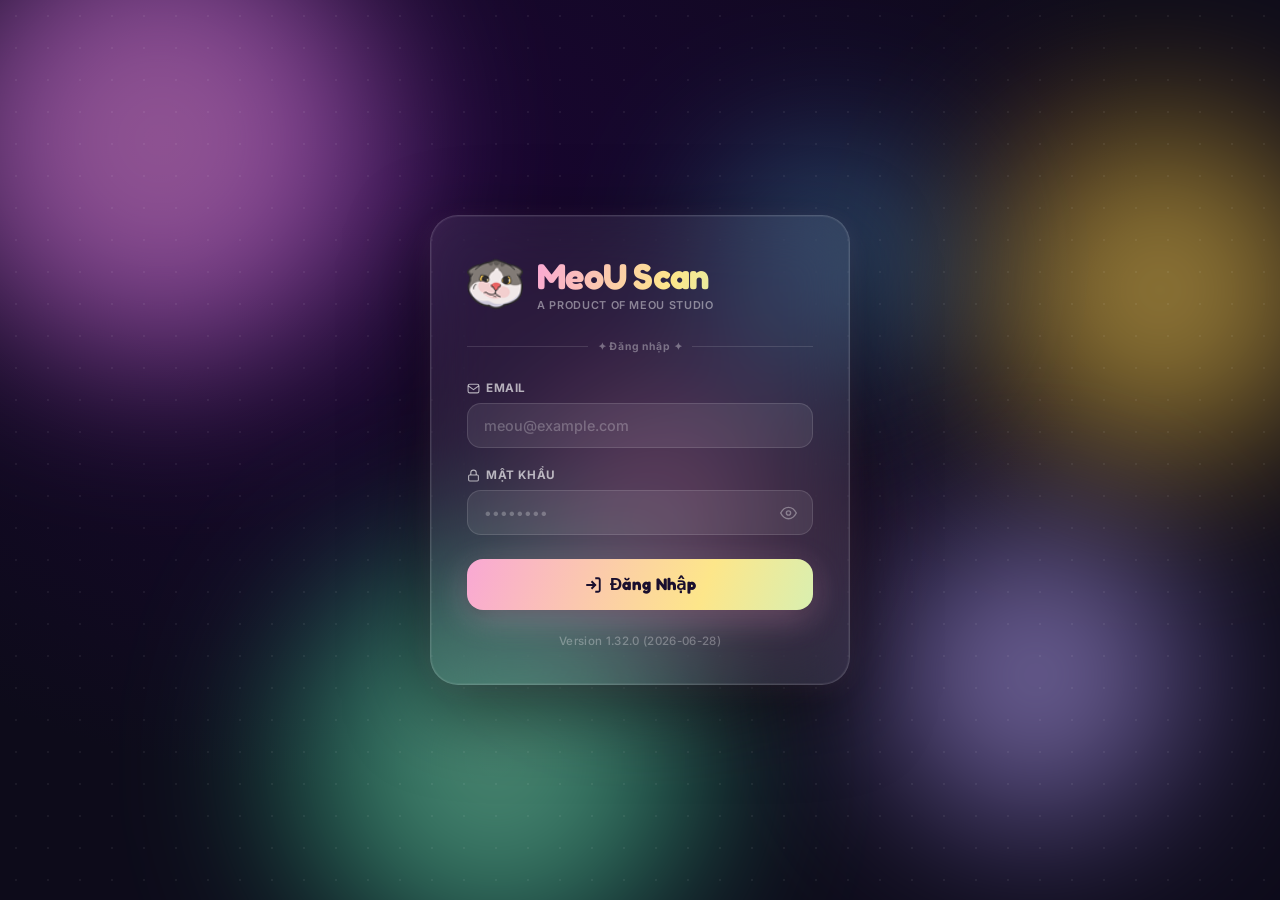
<file: templates/login.html>
<!DOCTYPE html>
<html lang="vi">
<head>
  <meta charset="UTF-8">
  <meta name="viewport" content="width=device-width, initial-scale=1.0">
  <title>MeoU Scan — Đăng Nhập</title>
  <meta name="description" content="Đăng nhập vào MeoU Scan — Công cụ phát hiện giỏ hàng YouTube Shopping.">
  <link rel="icon" type="image/png" sizes="16x16" href="/static/icons/icon16.png">
  <link href="https://fonts.googleapis.com/css2?family=Fredoka:wdth,wght@75..125,300..700&family=Inter:wght@400;500;600;700&display=swap" rel="stylesheet">
  <link rel="stylesheet" href="/static/css/login.css">
</head>
<body>

  <!-- Animated orb background -->
  <div class="bg-scene" aria-hidden="true">
    <div class="orb orb-1"></div>
    <div class="orb orb-2"></div>
    <div class="orb orb-3"></div>
    <div class="orb orb-4"></div>
    <div class="orb orb-5"></div>
    <div class="orb orb-6"></div>
    <div class="grid-overlay"></div>
  </div>

  <!-- Login card -->
  <main class="stage">
    <div class="card" id="loginCard">

      <!-- Logo + Brand -->
      <div class="brand">
        <div class="logo-wrap">
          <img src="/static/icons/icon64.png" alt="MeoU Logo" class="logo-img">
        </div>
        <div class="brand-text">
          <h1 class="brand-title">MeoU Scan</h1>
          <p class="brand-sub">A Product of MeoU Studio</p>
        </div>
      </div>

      <!-- Divider -->
      <div class="card-divider">
        <span class="divider-line"></span>
        <span class="divider-label">✦ Đăng nhập ✦</span>
        <span class="divider-line"></span>
      </div>

      <!-- Form -->
      <form id="loginForm" autocomplete="off" novalidate>

        <div class="field-group" id="fieldEmail">
          <label for="email" class="field-label">
            <svg viewBox="0 0 24 24" fill="none" stroke="currentColor" stroke-width="2"><rect x="2" y="4" width="20" height="16" rx="3"/><path d="m2 7 10 7 10-7"/></svg>
            Email
          </label>
          <div class="field-wrap">
            <input type="email" id="email" name="email" class="field-inp" placeholder="meou@example.com" required autocomplete="email">
            <span class="field-focus-ring"></span>
          </div>
        </div>

        <div class="field-group" id="fieldPassword">
          <label for="password" class="field-label">
            <svg viewBox="0 0 24 24" fill="none" stroke="currentColor" stroke-width="2"><rect x="3" y="11" width="18" height="11" rx="2"/><path d="M7 11V7a5 5 0 0 1 10 0v4"/></svg>
            Mật khẩu
          </label>
          <div class="field-wrap">
            <input type="password" id="password" name="password" class="field-inp" placeholder="••••••••" required autocomplete="current-password">
            <button type="button" class="eye-btn" id="eyeBtn" aria-label="Hiện/Ẩn mật khẩu">
              <svg id="eyeOpen" viewBox="0 0 24 24" fill="none" stroke="currentColor" stroke-width="2"><path d="M1 12s4-8 11-8 11 8 11 8-4 8-11 8-11-8-11-8z"/><circle cx="12" cy="12" r="3"/></svg>
              <svg id="eyeClosed" viewBox="0 0 24 24" fill="none" stroke="currentColor" stroke-width="2" class="hidden"><path d="M17.94 17.94A10.07 10.07 0 0 1 12 20c-7 0-11-8-11-8a18.45 18.45 0 0 1 5.06-5.94M9.9 4.24A9.12 9.12 0 0 1 12 4c7 0 11 8 11 8a18.5 18.5 0 0 1-2.16 3.19m-6.72-1.07a3 3 0 1 1-4.24-4.24"/><line x1="1" y1="1" x2="23" y2="23"/></svg>
            </button>
            <span class="field-focus-ring"></span>
          </div>
        </div>

        <!-- Error message -->
        <div class="error-box" id="errorBox">
          <svg viewBox="0 0 24 24" fill="none" stroke="currentColor" stroke-width="2"><circle cx="12" cy="12" r="10"/><line x1="12" y1="8" x2="12" y2="12"/><line x1="12" y1="16" x2="12.01" y2="16"/></svg>
          <span id="errorText">Email hoặc mật khẩu sai!</span>
        </div>

        <!-- Submit -->
        <button type="submit" class="submit-btn" id="submitBtn">
          <span class="btn-content" id="btnContent">
            <svg class="btn-ico" viewBox="0 0 24 24" fill="none" stroke="currentColor" stroke-width="2.5"><path d="M15 3h4a2 2 0 0 1 2 2v14a2 2 0 0 1-2 2h-4"/><polyline points="10 17 15 12 10 7"/><line x1="15" y1="12" x2="3" y2="12"/></svg>
            Đăng Nhập
          </span>
          <span class="btn-loading hidden" id="btnLoading">
            <span class="spin-ring"></span>
            Đang xác thực...
          </span>
          <div class="btn-shimmer"></div>
        </button>

      </form>

      <!-- Footer note -->
      <p class="card-footer">Version 1.32.0 (2026-06-28)</p>

    </div>
  </main>

  <script src="/static/js/login.js"></script>
  <script>
    // Eye toggle
    const eyeBtn = document.getElementById('eyeBtn');
    const pwdInp = document.getElementById('password');
    const eyeOpen = document.getElementById('eyeOpen');
    const eyeClosed = document.getElementById('eyeClosed');
    eyeBtn.addEventListener('click', () => {
      const show = pwdInp.type === 'password';
      pwdInp.type = show ? 'text' : 'password';
      eyeOpen.classList.toggle('hidden', show);
      eyeClosed.classList.toggle('hidden', !show);
    });
  </script>
</body>
</html>
</file>
<file: static/css/login.css>
/* ═══════════════════════════════════════════════════
   MeoU Scan — Login Page v3 (Dreamy Edition)
   ═══════════════════════════════════════════════════ */

/* ── Reset & Base ──────────────────────────────── */
*, *::before, *::after { box-sizing: border-box; margin: 0; padding: 0; }
.hidden { display: none !important; }

body {
  min-height: 100vh;
  font-family: 'Inter', sans-serif;
  background: #0d0b1a;
  overflow: hidden;
  display: flex;
  align-items: center;
  justify-content: center;
}

/* ── Background scene ──────────────────────────── */
.bg-scene {
  position: fixed; inset: 0;
  overflow: hidden;
  z-index: 0;
}

/* Dark dreamy base */
.bg-scene::before {
  content: '';
  position: absolute; inset: 0;
  background: radial-gradient(ellipse at 30% 20%, #1a0533 0%, #0d0b1a 60%),
              radial-gradient(ellipse at 80% 90%, #0b1a2e 0%, transparent 60%);
}

/* Animated orbs */
.orb {
  position: absolute;
  border-radius: 50%;
  filter: blur(80px);
  opacity: 0.55;
  animation: floatOrb linear infinite;
}

.orb-1 {
  width: 520px; height: 520px;
  top: -120px; left: -100px;
  background: radial-gradient(circle, #f9a8d4 0%, #e879f9 50%, transparent 70%);
  animation-duration: 18s;
  animation-delay: 0s;
}
.orb-2 {
  width: 400px; height: 400px;
  top: 10%; right: -80px;
  background: radial-gradient(circle, #fde68a 0%, #fbbf24 50%, transparent 70%);
  animation-duration: 22s;
  animation-delay: -4s;
}
.orb-3 {
  width: 480px; height: 480px;
  bottom: -100px; left: 20%;
  background: radial-gradient(circle, #bbf7d0 0%, #34d399 50%, transparent 70%);
  animation-duration: 26s;
  animation-delay: -8s;
}
.orb-4 {
  width: 360px; height: 360px;
  bottom: 5%; right: 5%;
  background: radial-gradient(circle, #ddd6fe 0%, #a78bfa 50%, transparent 70%);
  animation-duration: 20s;
  animation-delay: -12s;
}
.orb-5 {
  width: 300px; height: 300px;
  top: 40%; left: 40%;
  background: radial-gradient(circle, #fbcfe8 0%, #f472b6 50%, transparent 70%);
  opacity: 0.35;
  animation-duration: 30s;
  animation-delay: -6s;
}
.orb-6 {
  width: 250px; height: 250px;
  top: 15%; left: 55%;
  background: radial-gradient(circle, #bae6fd 0%, #38bdf8 50%, transparent 70%);
  opacity: 0.4;
  animation-duration: 24s;
  animation-delay: -14s;
}

@keyframes floatOrb {
  0%, 100% { transform: translate(0, 0) scale(1); }
  25% { transform: translate(40px, -30px) scale(1.05); }
  50% { transform: translate(-20px, 50px) scale(0.95); }
  75% { transform: translate(-50px, -20px) scale(1.08); }
}

/* Subtle dot grid */
.grid-overlay {
  position: absolute; inset: 0;
  background-image: radial-gradient(circle, rgba(255,255,255,0.06) 1px, transparent 1px);
  background-size: 32px 32px;
}

/* ── Stage / centering ─────────────────────────── */
.stage {
  position: relative; z-index: 10;
  display: flex;
  align-items: center;
  justify-content: center;
  min-height: 100vh;
  padding: 24px;
  width: 100%;
}

/* ── Login Card ────────────────────────────────── */
.card {
  width: 100%;
  max-width: 420px;
  background: rgba(255, 255, 255, 0.07);
  backdrop-filter: blur(32px);
  -webkit-backdrop-filter: blur(32px);
  border: 1px solid rgba(255, 255, 255, 0.14);
  border-radius: 28px;
  padding: 40px 36px 36px;
  box-shadow:
    0 0 0 1px rgba(255,255,255,0.06) inset,
    0 24px 80px rgba(0,0,0,0.5),
    0 4px 24px rgba(249,168,212,0.1);
  animation: cardIn 0.7s cubic-bezier(0.34,1.56,0.64,1) both;
}

@keyframes cardIn {
  from { opacity: 0; transform: translateY(32px) scale(0.96); }
  to   { opacity: 1; transform: translateY(0)    scale(1); }
}

/* ── Brand / Logo ──────────────────────────────── */
.brand {
  display: flex;
  align-items: center;
  gap: 14px;
  margin-bottom: 28px;
}

.logo-wrap {
  flex-shrink: 0;
}

.logo-img {
  width: 56px; height: 56px;
  border-radius: 14px;
  object-fit: cover;
  display: block;
}

.brand-title {
  font-family: 'Fredoka', sans-serif;
  font-size: 36px;
  font-weight: 700;
  letter-spacing: -0.02em;
  line-height: 1.1;
  background: linear-gradient(110deg, #f9a8d4, #fde68a, #bbf7d0, #ddd6fe, #f9a8d4);
  background-size: 300% 300%;
  -webkit-background-clip: text;
  -webkit-text-fill-color: transparent;
  background-clip: text;
  animation: titleFlow 6s ease infinite;
}

@keyframes titleFlow {
  0% { background-position: 0% 50%; }
  50% { background-position: 100% 50%; }
  100% { background-position: 0% 50%; }
}

.brand-sub {
  font-size: 0.68rem;
  font-weight: 600;
  color: rgba(255,255,255,0.45);
  letter-spacing: 0.06em;
  text-transform: uppercase;
  margin-top: 2px;
}

/* ── Divider ───────────────────────────────────── */
.card-divider {
  display: flex;
  align-items: center;
  gap: 10px;
  margin-bottom: 28px;
}

.divider-line {
  flex: 1;
  height: 1px;
  background: rgba(255,255,255,0.12);
}

.divider-label {
  font-size: 0.65rem;
  font-weight: 700;
  color: rgba(255,255,255,0.35);
  letter-spacing: 0.08em;
  white-space: nowrap;
}

/* ── Form Fields ───────────────────────────────── */
.field-group {
  margin-bottom: 20px;
}

.field-label {
  display: flex;
  align-items: center;
  gap: 6px;
  font-size: 0.73rem;
  font-weight: 700;
  color: rgba(255,255,255,0.65);
  letter-spacing: 0.05em;
  text-transform: uppercase;
  margin-bottom: 8px;
  cursor: default;
  user-select: none;
}

.field-label svg {
  width: 13px; height: 13px;
  flex-shrink: 0;
}

.field-wrap {
  position: relative;
}

.field-inp {
  width: 100%;
  padding: 13px 44px 13px 16px;
  background: rgba(255, 255, 255, 0.08);
  border: 1.5px solid rgba(255,255,255,0.12);
  border-radius: 14px;
  color: rgba(255,255,255,0.92);
  font-family: 'Inter', sans-serif;
  font-size: 0.9rem;
  font-weight: 500;
  outline: none;
  transition: border-color 0.25s, background 0.25s, box-shadow 0.25s;
}

.field-inp::placeholder {
  color: rgba(255,255,255,0.25);
}

.field-inp:focus {
  border-color: rgba(249,168,212,0.6);
  background: rgba(255,255,255,0.12);
  box-shadow:
    0 0 0 4px rgba(249,168,212,0.12),
    0 4px 20px rgba(0,0,0,0.2);
}

/* Fix autofill font & background override by browser */
.field-inp:-webkit-autofill,
.field-inp:-webkit-autofill:hover,
.field-inp:-webkit-autofill:focus {
  font-family: 'Inter', sans-serif !important;
  font-size: 0.9rem !important;
  font-weight: 500 !important;
  -webkit-text-fill-color: rgba(255,255,255,0.92) !important;
  -webkit-box-shadow: 0 0 0 1000px rgba(30, 20, 60, 0.9) inset !important;
  box-shadow: 0 0 0 1000px rgba(30, 20, 60, 0.9) inset !important;
  border-color: rgba(249,168,212,0.4) !important;
  transition: background-color 9999s ease-in-out 0s;
}

/* Eye button */
.eye-btn {
  position: absolute;
  right: 12px; top: 50%;
  transform: translateY(-50%);
  background: none; border: none;
  color: rgba(255,255,255,0.35);
  cursor: pointer;
  padding: 4px;
  display: flex; align-items: center; justify-content: center;
  transition: color 0.2s;
  border-radius: 6px;
}

.eye-btn:hover { color: rgba(255,255,255,0.7); }
.eye-btn svg { width: 17px; height: 17px; }

/* ── Error box ─────────────────────────────────── */
.error-box {
  display: flex;
  align-items: center;
  gap: 8px;
  padding: 0 14px;
  height: 0;
  overflow: hidden;
  background: rgba(239,68,68,0.14);
  border: 0px solid rgba(239,68,68,0.3);
  border-radius: 12px;
  margin-bottom: 0;
  color: #fca5a5;
  font-size: 0.82rem;
  font-weight: 600;
  transition: height 0.25s ease, padding 0.25s ease, margin-bottom 0.25s ease, border-width 0.25s ease;
  pointer-events: none;
  opacity: 0;
}

.error-box.show {
  height: 44px;
  padding: 11px 14px;
  margin-bottom: 18px;
  border-width: 1px;
  pointer-events: auto;
  opacity: 1;
  animation: shake 0.4s cubic-bezier(.36,.07,.19,.97) both;
}
.error-box svg { width: 16px; height: 16px; flex-shrink: 0; }

@keyframes shake {
  10%, 90% { transform: translateX(-3px); }
  20%, 80% { transform: translateX(5px); }
  30%, 50%, 70% { transform: translateX(-4px); }
  40%, 60% { transform: translateX(4px); }
}

/* ── Submit Button ─────────────────────────────── */
.submit-btn {
  position: relative;
  width: 100%;
  padding: 15px 24px;
  background: linear-gradient(110deg, #f9a8d4 0%, #fde68a 35%, #bbf7d0 65%, #ddd6fe 100%);
  background-size: 200% auto;
  border: none;
  border-radius: 16px;
  cursor: pointer;
  color: #1a0f2e;
  font-family: 'Fredoka', sans-serif;
  font-size: 1.05rem;
  font-weight: 700;
  letter-spacing: 0.02em;
  overflow: hidden;
  transition: transform 0.2s, box-shadow 0.2s, background-position 0.5s;
  box-shadow: 0 8px 32px rgba(249,168,212,0.3), 0 4px 12px rgba(0,0,0,0.2);
  animation: btnGradFlow 4s ease infinite;
  margin-top: 4px;
}

@keyframes btnGradFlow {
  0% { background-position: 0% center; }
  50% { background-position: 100% center; }
  100% { background-position: 0% center; }
}

.submit-btn:hover {
  transform: translateY(-2px);
  box-shadow: 0 14px 40px rgba(249,168,212,0.4), 0 6px 20px rgba(0,0,0,0.25);
}

.submit-btn:active { transform: translateY(0); }

.submit-btn.loading {
  pointer-events: none;
  opacity: 0.85;
}

.btn-content, .btn-loading {
  display: flex;
  align-items: center;
  justify-content: center;
  gap: 8px;
}

.btn-ico { width: 18px; height: 18px; flex-shrink: 0; }

/* Shimmer sweep */
.btn-shimmer {
  position: absolute;
  top: 0; left: -100%;
  width: 60%;
  height: 100%;
  background: linear-gradient(90deg, transparent, rgba(255,255,255,0.35), transparent);
  transform: skewX(-20deg);
  animation: shimmerSweep 3s ease-in-out infinite;
}

@keyframes shimmerSweep {
  0% { left: -100%; }
  50%, 100% { left: 160%; }
}

/* Spin ring for loading */
.spin-ring {
  width: 18px; height: 18px;
  border: 2.5px solid rgba(26,15,46,0.3);
  border-top-color: #1a0f2e;
  border-radius: 50%;
  animation: spin 0.8s linear infinite;
  flex-shrink: 0;
}

@keyframes spin {
  to { transform: rotate(360deg); }
}

/* ── Footer note ───────────────────────────────── */
.card-footer {
  text-align: center;
  margin-top: 24px;
  font-size: 0.72rem;
  color: rgba(255,255,255,0.3);
  font-weight: 500;
  letter-spacing: 0.03em;
}
</file>
